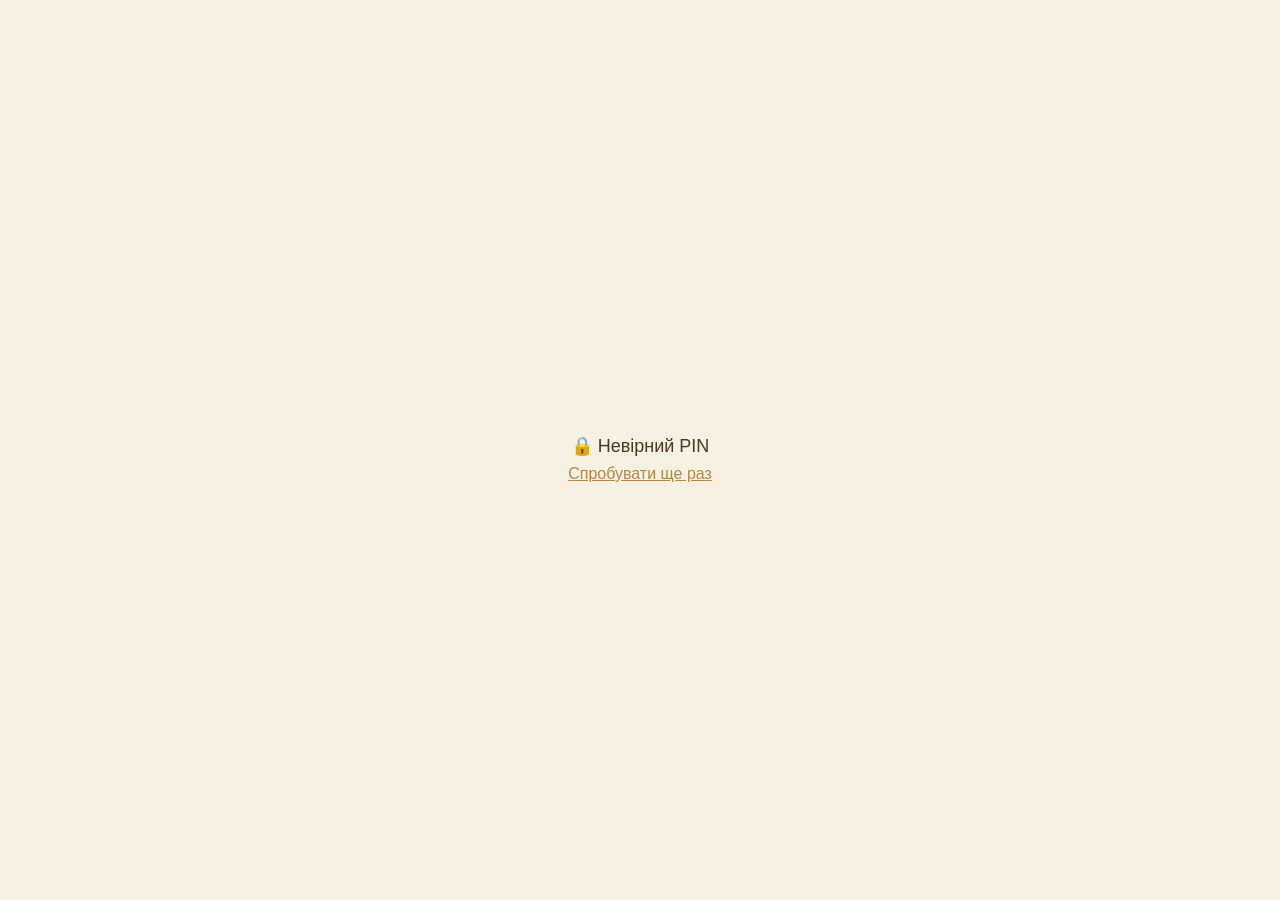
<file: balances.html>
<!doctype html>
<html lang="uk">
<head>
  <meta charset="utf-8" />
  <meta name="viewport" content="width=device-width,initial-scale=1" />
  <title>Мої баланси</title>
  <link rel="stylesheet" href="css/balances.css">
</head>
<body>
<div class="ms-root">
  <div class="ms-inner">
    <div class="ms-header">
      <h1>Мої баланси</h1>
      <a href="index.html" class="ms-back-link">← До MonoStat</a>
    </div>

    <div class="ms-panel">
      <p class="ms-hint">
        Усе, що тут вписуєш, лишається <b style="color:var(--text)">тільки в цьому браузері</b> —
        дані про баланси не надсилаються в Supabase чи Monobank. Для перерахунку в євро сторінка
        окремо завантажує публічні курси валют Monobank; банківські рахунки чи виписка не запитуються.
        Найпростіший і найбезпечніший спосіб тримати приватний підсумок «скільки всього є»,
        не спокушаючи нікого зайвим доступом до реальних рахунків.
      </p>
    </div>

    <div class="ms-panel">
      <h2>Джерела</h2>
      <div id="sourcesList"></div>
      <button class="ms-btn secondary" id="addSourceBtn" style="margin-top:10px">+ Додати джерело</button>
    </div>

    <div class="ms-panel ms-totals">
      <h2>Разом</h2>
      <div class="ms-total-row ms-total-main">
        <span>Загалом (у €)</span>
        <span class="ms-total-amt" id="totalEur">€ 0.00</span>
      </div>
      <div id="byCurrencyList" class="ms-by-currency"></div>
      <p class="ms-hint" id="exchangeRateStatus" style="margin-top:10px"></p>
    </div>

    <div class="ms-controls">
      <button id="save" type="button" class="ms-btn">Зберегти</button>
      <button id="reset" type="button" class="ms-btn secondary">Скинути все</button>
      <button id="copy" type="button" class="ms-btn secondary">Копіювати підсумок</button>
    </div>
    <p class="ms-hint" id="saveStatus" style="text-align:center;margin-top:8px"></p>
  </div>
</div>
<script src="js/balances.js"></script>
</body>
</html>
</file>
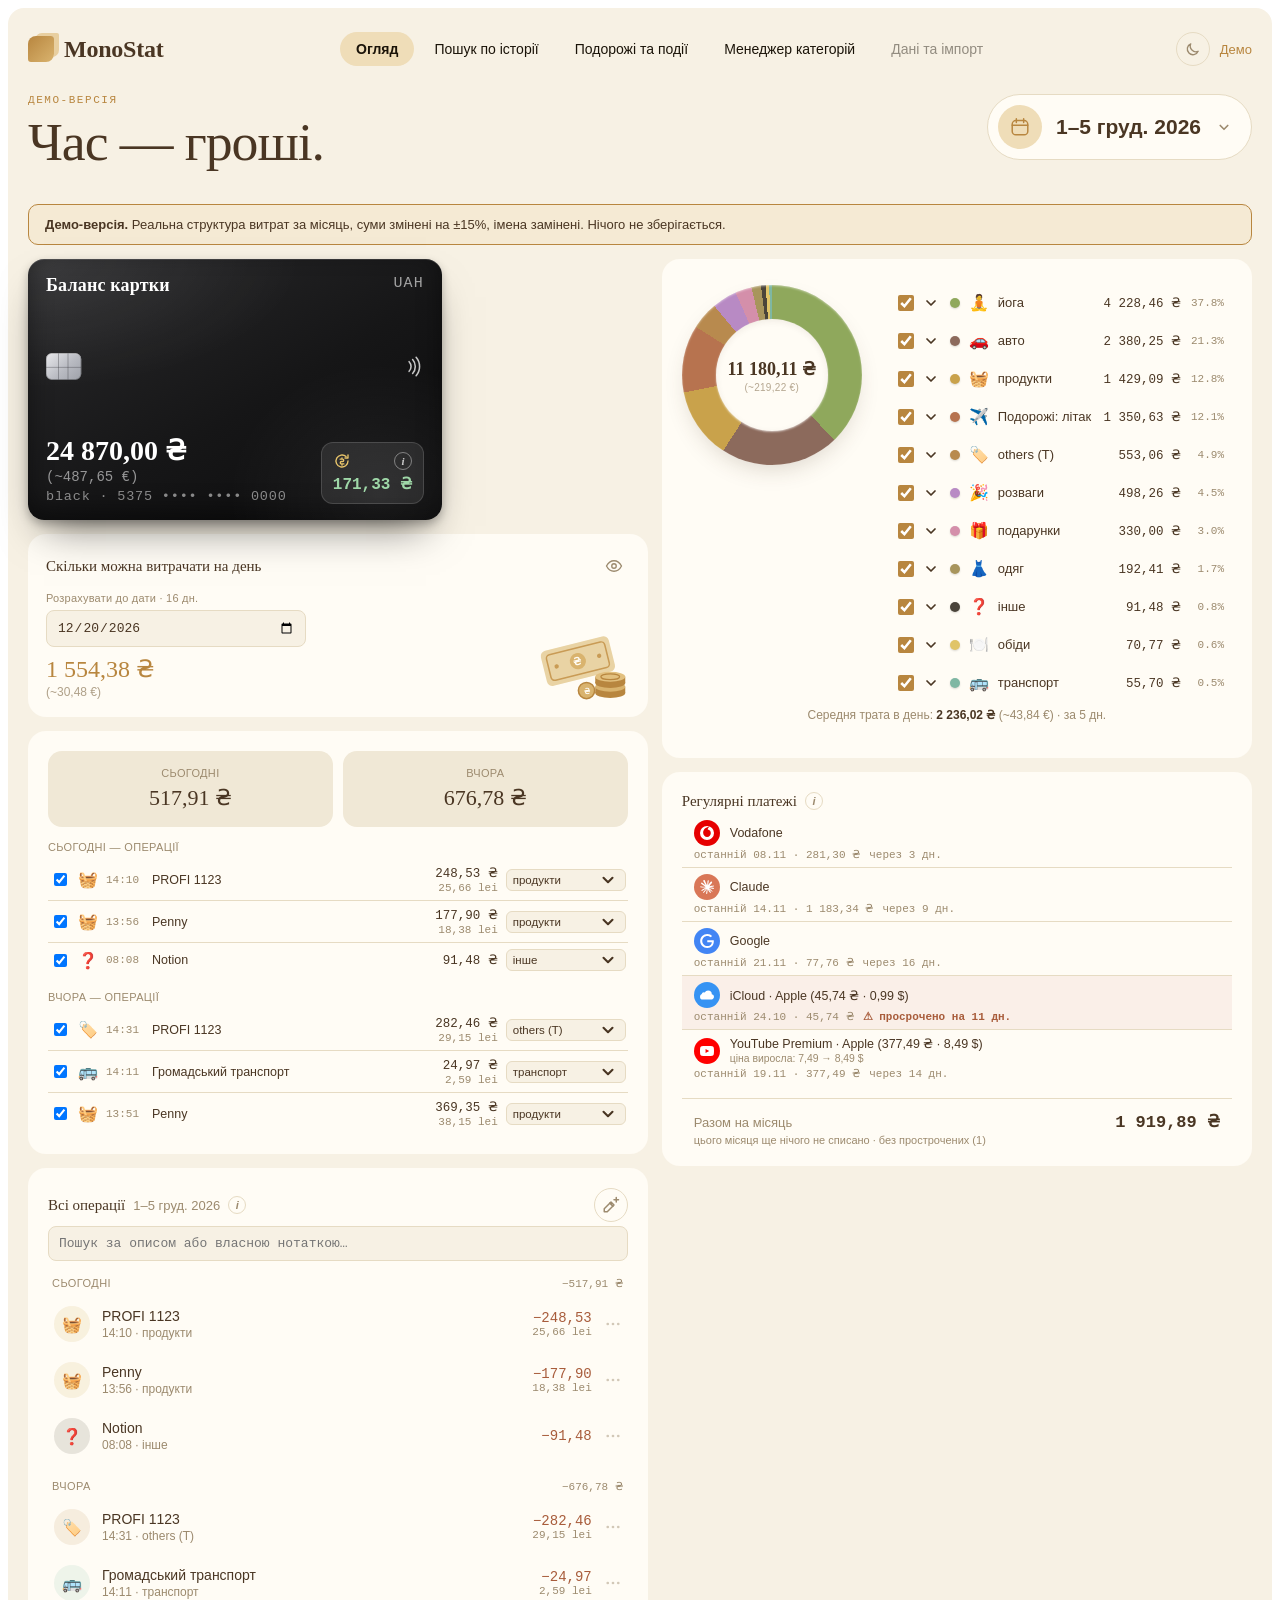
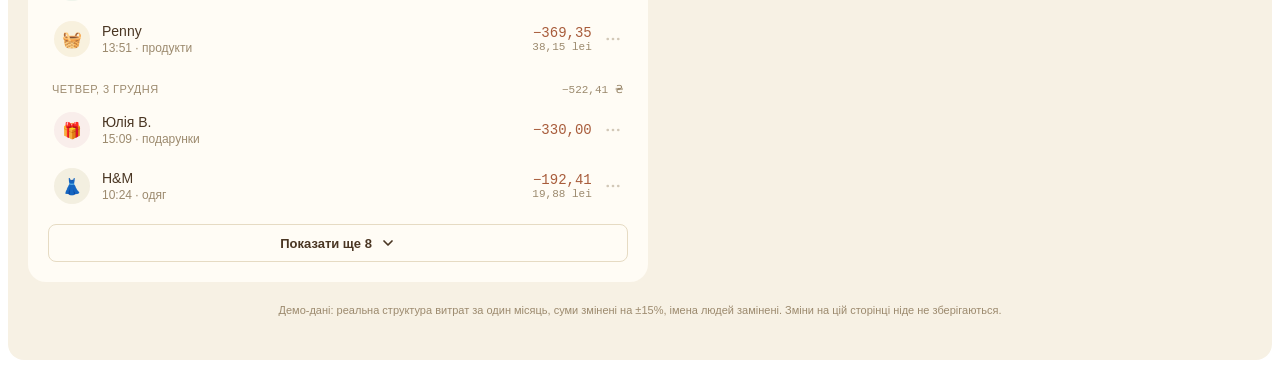
<file: demo.html>
<!DOCTYPE html>
<html lang="uk">
<head>
  <meta charset="UTF-8">
  <meta name="viewport" content="width=device-width, initial-scale=1.0">
  <title>MonoStat — демо</title>
  <link rel="icon" href="data:image/svg+xml,%3Csvg xmlns='http://www.w3.org/2000/svg' viewBox='0 0 100 100'%3E%3Ctext x='50' y='72' font-size='72' text-anchor='middle'%3E%F0%9F%92%B8%3C/text%3E%3C/svg%3E">
  <!-- тема: збережений вибір, інакше як на пристрої — ставиться до малювання сторінки, без блимання -->
  <script>try{var t=localStorage.getItem('monostat_theme');if(t!=='light'&&t!=='dark')t=window.matchMedia&&matchMedia('(prefers-color-scheme: dark)').matches?'dark':'light';document.documentElement.dataset.theme=t;}catch(e){}</script>
  <link rel="stylesheet" href="css/style.css?v=20261120c">
</head>
<body>
  <!--
    Демо-версія MonoStat: той самий js/app.js, але з window.MS_DEMO = true.
    У цьому режимі немає входу, Supabase і запитів до Monobank — дані беруться з
    js/demo-data.js (місяць реальних операцій зі зміненими сумами та іменами)
    і живуть лише в пам'яті сторінки.
  -->
  <div class="ms-root">
    <div class="ms-inner">
      <header class="ms-topbar">
        <a class="ms-logo" href="demo.html" aria-label="MonoStat — на головну"><span class="ms-logo-mark" aria-hidden="true"></span>MonoStat</a>
        <nav id="ms-nav-slot" class="ms-nav" aria-label="Розділи"></nav>
        <div class="ms-header-right"><button type="button" class="ms-theme-btn" id="themeBtn" title="Темна / світла тема" aria-label="Перемкнути темну тему" aria-pressed="false"><svg class="ic-moon" viewBox="0 0 24 24" width="17" height="17" fill="none" stroke="currentColor" stroke-width="1.9" stroke-linecap="round" stroke-linejoin="round" aria-hidden="true"><path d="M20 14.5A8 8 0 0 1 9.5 4a8 8 0 1 0 10.5 10.5z"/></svg><svg class="ic-sun" viewBox="0 0 24 24" width="17" height="17" fill="none" stroke="currentColor" stroke-width="1.9" stroke-linecap="round" aria-hidden="true"><circle cx="12" cy="12" r="4"/><path d="M12 2v2M12 20v2M4.9 4.9l1.4 1.4M17.7 17.7l1.4 1.4M2 12h2M20 12h2M4.9 19.1l1.4-1.4M17.7 6.3l1.4-1.4"/></svg></button><span class="ms-header-link">Демо</span></div>
      </header>
      <div class="ms-hero-head">
        <div class="ms-hero-text">
          <p class="ms-eyebrow">Демо-версія</p>
          <h1 class="ms-h1" id="ms-quote"></h1><!-- випадкова цитата про гроші, підставляє js/app.js -->
        </div>
        <div id="ms-hero-slot" class="ms-hero-side"></div><!-- вибір періоду, підставляє js/app.js -->
      </div>

      <div id="app"></div>

      <div class="ms-footer-note">Демо-дані: реальна структура витрат за один місяць, суми змінені на ±15%, імена людей замінені. Зміни на цій сторінці ніде не зберігаються.</div>
    </div>
  </div>

  <script>window.MS_DEMO = true;</script>
  <script src="js/data.js?v=20261120c"></script>
  <script src="js/demo-data.js?v=20261120c"></script>
  <script src="js/app.js?v=20261120c"></script>
</body>
</html>
</file>
<file: css/balances.css>
/* ==========================================================================
   Мої баланси — стилі, узгоджені з палітрою MonoStat (тепла, не корпоративна).
   ========================================================================== */
:root{
  --font-display:'Fraunces','Georgia',serif;
  --font-body:-apple-system,BlinkMacSystemFont,'Segoe UI',Inter,Roboto,sans-serif;
  --font-mono:'IBM Plex Mono','SF Mono',Consolas,monospace;
  --bg:#F7F1E4;
  --panel:#FFFCF5;
  --panel-hi:#F0E8D6;
  --line:#E6DBC3;
  --gold:#B8863F;
  --teal:#4E9C82;
  --rust:#A85C3B;
  --text:#4A3623;
  --muted:#9C8A6E;
  --danger:#B24B3A;
}
*{box-sizing:border-box;}
html,body{margin:0;min-height:100%;background:var(--bg);}
.ms-root{
  background:var(--bg);color:var(--text);font-family:var(--font-body);
  min-height:100vh;padding:24px 16px;
}
.ms-inner{max-width:640px;margin:0 auto;}
.ms-header{display:flex;align-items:baseline;justify-content:space-between;flex-wrap:wrap;gap:8px;margin-bottom:16px;}
.ms-header h1{font-family:var(--font-display);font-size:28px;margin:0;color:var(--text);}
.ms-back-link{color:var(--gold);text-decoration:none;font-size:13px;}
.ms-back-link:hover{text-decoration:underline;}

.ms-panel{
  background:var(--panel);border:1px solid var(--line);border-radius:14px;
  padding:18px;margin-bottom:14px;
}
.ms-panel h2{font-family:var(--font-display);font-size:17px;margin:0 0 10px;color:var(--text);}
.ms-hint{font-size:13px;color:var(--muted);line-height:1.5;margin:0;}

.ms-source-row{
  display:flex;gap:8px;align-items:center;padding:8px 0;border-bottom:1px solid var(--line);
}
.ms-source-row:last-child{border-bottom:none;}
.ms-source-row input[type="text"]{
  flex:1.3;min-width:0;padding:8px 10px;font-size:14px;border:1px solid var(--line);
  border-radius:8px;background:var(--panel-hi);color:var(--text);font-family:var(--font-body);
}
.ms-source-row input[type="number"]{
  flex:1;min-width:0;padding:8px 10px;font-size:14px;border:1px solid var(--line);
  border-radius:8px;background:var(--panel-hi);color:var(--text);font-family:var(--font-mono);
  text-align:right;
}
.ms-source-row select{
  padding:8px 6px;font-size:13px;border:1px solid var(--line);border-radius:8px;
  background:var(--panel-hi);color:var(--text);font-family:var(--font-body);color-scheme:light;
}
.ms-source-row option{background:var(--panel);color:var(--text);}
.ms-source-eur{font-family:var(--font-mono);font-size:12px;color:var(--muted);min-width:64px;text-align:right;}
.ms-del-source{
  background:none;border:none;cursor:pointer;font-size:15px;opacity:.4;padding:2px 4px;
  filter:grayscale(1);
}
.ms-del-source:hover{opacity:1;filter:none;}

.ms-total-row{display:flex;justify-content:space-between;align-items:center;padding:6px 0;}
.ms-total-main{border-bottom:1px solid var(--line);padding-bottom:12px;margin-bottom:8px;}
.ms-total-main span:first-child{font-family:var(--font-display);font-size:16px;}
.ms-total-amt{font-family:var(--font-mono);font-size:26px;font-weight:600;color:var(--gold);}
.ms-by-currency .ms-total-row{font-size:13px;color:var(--muted);}
.ms-by-currency .ms-total-row span:last-child{font-family:var(--font-mono);color:var(--text);}

.ms-controls{display:flex;gap:10px;justify-content:flex-end;flex-wrap:wrap;}
.ms-btn{
  padding:10px 16px;font-size:13px;font-weight:600;border:none;border-radius:10px;
  cursor:pointer;background:var(--gold);color:#fff;font-family:var(--font-body);
}
.ms-btn:disabled{opacity:.5;cursor:default;}
.ms-btn.secondary{background:transparent;border:1px solid var(--line);color:var(--text);}
.ms-btn:hover:not(:disabled){filter:brightness(1.05);}
</file>
<file: css/style.css>
/* MonoStat styles */

  :root{
    --font-display:'Fraunces','Georgia',serif;
    --font-body:-apple-system,BlinkMacSystemFont,'Segoe UI',Inter,Roboto,sans-serif;
    --font-mono:'IBM Plex Mono','SF Mono',Consolas,monospace;
    --bg:#F7F1E4;
    --panel:#FFFCF5;
    --panel-hi:#F0E8D6;
    --line:#E6DBC3;
    --gold:#B8863F;
    --teal:#4E9C82;
    --rust:#A85C3B;
    --text:#4A3623;
    --muted:#9C8A6E;
    --danger:#B24B3A;
    --accent-soft:#EFDDB8;   /* active tab, chosen item */
    --highlight:#FBF3E1;     /* highlighted card */
    --banner:#F5EAD4;        /* demo banner, chosen card */
    --danger-soft:#FBEDE7; --danger-line:#E7C4B4;
    --on-gold:#FFFCF5;       /* text on gold buttons */
    --gold-hover:#A3742F;
    --tab-text:#1a1308;
    --shadow:74,54,35;       /* rgb of soft shadows */
    --page:#fff;             /* around the app */
    color-scheme:light;
  }
  /* dark theme (toggle in the header; without a choice it follows the device) */
  :root[data-theme="dark"]{
    --bg:#1D1812;
    --panel:#2A231B;
    --panel-hi:#352C22;
    --line:#463A2D;
    --gold:#D6A75E;
    --teal:#6FC2A6;
    --rust:#E3906A;
    --text:#EEE4D3;
    --muted:#A5957B;
    --danger:#E57B66;
    --accent-soft:#54422A;
    --highlight:#3A3022;
    --banner:#3A3022;
    --danger-soft:#3A2119; --danger-line:#6B3A2C;
    --on-gold:#1B140B;
    --gold-hover:#E5B872;
    --tab-text:#EEE4D3;
    --shadow:0,0,0;
    --page:#15110C;
    color-scheme:dark;
  }
  html,body{background:var(--page);}
  *{box-sizing:border-box;}
  .ms-root{
    background:var(--bg);
    color:var(--text);
    font-family:var(--font-body);
    border-radius:16px;
    padding:24px 0 40px;
    min-height:100%;
    display:flex;
    justify-content:center;
  }
  .ms-inner{width:100%;max-width:1600px;padding:0 20px;}

  .ms-tabbar{display:flex;gap:6px;overflow-x:auto;margin:0 0 16px;padding-bottom:0;border-bottom:none;scrollbar-width:thin;}
  .ms-tab{flex:0 0 auto;display:inline-flex;align-items:center;gap:7px;background:var(--panel-hi);border:1px solid var(--line);border-radius:8px;color:var(--tab-text)!important;opacity:1!important;font:inherit;font-size:14px;padding:9px 15px;cursor:pointer;white-space:nowrap;transition:background .15s,border-color .15s;}
  .ms-tab:hover{background:var(--accent-soft);color:var(--tab-text)!important;border-color:var(--line);}
  .ms-tab.active{background:var(--gold, #c9a55c);border-color:var(--gold, #c9a55c);color:var(--tab-text)!important;font-weight:600;opacity:1;}
  .ms-tab-ic{opacity:1;}
  .ms-rec-name{display:flex;align-items:center;gap:10px;}
  .ms-rec-meta{font-family:var(--font-mono);font-size:12px;color:var(--muted);white-space:nowrap;}
  .ms-brand-ic{flex:0 0 26px;width:26px;height:26px;border-radius:50%;display:inline-flex;align-items:center;justify-content:center;}
  .ms-brand-emoji{background:var(--panel-hi);font-size:14px;line-height:1;}
  .ms-brand-ic svg{width:14px;height:14px;fill:#fff;}
  .ms-demo-banner{display:flex;align-items:center;justify-content:space-between;gap:14px;flex-wrap:wrap;background:var(--banner);border:1px solid var(--gold);border-radius:10px;padding:12px 16px;margin-bottom:14px;font-size:13px;}
  .ms-demo-banner .ms-btn{text-decoration:none;white-space:nowrap;}
  @media (max-width:680px){.ms-tab{padding:9px 11px;font-size:13px;}.ms-tab-ic{display:none;}}
  .ms-eyebrow{
    font-family:var(--font-mono);
    font-size:11px;
    letter-spacing:.14em;
    text-transform:uppercase;
    color:var(--gold);
    margin:0 0 6px;
  }
  .ms-h1{
    font-family:var(--font-display);
    font-weight:500;
    font-size:24px;
    margin:0 0 4px;
    letter-spacing:-.01em;
  }

  .ms-panel{
    background:var(--panel);
    border:0;
    border-radius:18px;
    padding:20px;
    margin-bottom:14px;
  }
  .ms-panel h2{
    font-family:var(--font-display);
    font-weight:500;
    font-size:15px;
    margin:0 0 4px;
  }
  .ms-panel .ms-hint{
    color:var(--muted);
    font-size:12px;
    margin:0 0 14px;
    line-height:1.5;
  }
  .ms-row{display:flex;gap:10px;flex-wrap:wrap;align-items:flex-end;}
  .ms-field{display:flex;flex-direction:column;gap:6px;flex:1;min-width:130px;}
  .ms-field label{font-size:11px;color:var(--muted);letter-spacing:.02em;}
  .ms-field input, .ms-field select{
    background:var(--bg);
    border:1px solid var(--line);
    color:var(--text);
    border-radius:8px;
    padding:9px 10px;
    font-size:13px;
    font-family:var(--font-mono);
    outline:none;
  }
  .ms-field input:focus, .ms-field select:focus{border-color:var(--gold);}
  .ms-btn{
    background:var(--gold);
    color:var(--on-gold);
    border:none;
    border-radius:8px;
    padding:10px 18px;
    font-size:13px;
    font-weight:600;
    cursor:pointer;
    font-family:var(--font-body);
    white-space:nowrap;
  }
  .ms-btn:hover{filter:brightness(1.06);}
  .ms-btn:disabled{opacity:.5;cursor:default;}
  .ms-btn.secondary{
    background:transparent;
    border:1px solid var(--line);
    color:var(--text);
  }
  .ms-checkline{
    display:flex;align-items:flex-start;gap:8px;
    font-size:12px;color:var(--muted);margin-top:12px;line-height:1.5;
  }
  .ms-checkline input{margin-top:2px;}

  .ms-error{
    background:var(--danger-soft);
    border:1px solid var(--danger-line);
    color:var(--rust);
    border-radius:8px;
    padding:12px 14px;
    font-size:13px;
    margin-top:14px;
    line-height:1.6;
  }
  .ms-accounts{display:flex;flex-direction:column;gap:8px;margin-top:6px;}
  .ms-account{
    display:flex;justify-content:space-between;align-items:center;
    border:1px solid var(--line);border-radius:8px;padding:10px 12px;
    cursor:pointer;font-size:13px;
  }
  .ms-account.selected{border-color:var(--gold);background:var(--banner);}
  .ms-account .pan{font-family:var(--font-mono);color:var(--muted);}

  .ms-hero{
    display:flex;flex-direction:column;align-items:center;gap:18px;
    margin:6px 0 4px;
  }
  .ms-donut-wrap{position:relative;width:180px;height:180px;flex-shrink:0;}
  .ms-donut{
    width:180px;height:180px;border-radius:50%;
    box-shadow: 0 10px 24px -8px rgba(var(--shadow),0.22), inset 0 1px 2px rgba(255,255,255,0.4);
  }
  .ms-donut-center{
    position:absolute;inset:0;display:flex;flex-direction:column;
    align-items:center;justify-content:center;text-align:center;
    margin:auto;width:112px;height:112px;border-radius:50%;
    background:var(--panel);
    box-shadow: inset 0 2px 6px rgba(var(--shadow),0.08), 0 1px 2px rgba(255,255,255,0.6);
  }
  .ms-donut-center .amt{font-family:var(--font-display);font-size:18px;font-weight:600;white-space:nowrap;}
  .ms-donut-center .lbl{font-size:10px;color:var(--muted);margin-top:2px;letter-spacing:.03em;}
  .ms-legend{display:flex;flex-direction:column;gap:3px;width:100%;}
  .ms-legend-row{display:flex;align-items:center;gap:9px;font-size:13px;padding:8px 8px;border-radius:9px;transition:background .12s;}
  .ms-legend-icon{font-size:16px;width:20px;text-align:center;flex-shrink:0;}
  .ms-dot{width:10px;height:10px;border-radius:50%;flex-shrink:0;box-shadow:0 1px 2px rgba(0,0,0,0.15);}
  .ms-legend-cat{flex:1;}
  .ms-legend-cat select{
    background:transparent;border:none;color:var(--text);font-size:13px;
    font-family:var(--font-body);cursor:pointer;padding:0;
  }
  .ms-legend-row-clickable{cursor:pointer;}
  .ms-legend-row-clickable:hover{background:var(--panel-hi);}
  .ms-legend-chevron{width:18px;color:var(--text);flex-shrink:0;display:inline-flex;}
  .ms-legend-detail{background:var(--bg);border-radius:8px;padding:4px 10px;margin:2px 0 8px;}

  .ms-legend-detail-row{display:flex;align-items:center;gap:8px;font-size:12px;padding:5px 0;border-bottom:1px solid var(--line);}
  .ms-legend-detail-row:last-child{border-bottom:none;}
  .ms-legend-amt{font-family:var(--font-mono);color:var(--text);font-size:12.5px;font-weight:500;}
  .ms-legend-pct{font-family:var(--font-mono);color:var(--muted);font-size:11px;min-width:34px;text-align:right;}

  .ms-table-wrap{overflow-x:auto;}
  table.ms-tx{width:100%;border-collapse:collapse;font-size:12px;}

  table.ms-tx th{
    text-align:left;color:var(--muted);font-weight:500;
    font-size:10.5px;text-transform:uppercase;letter-spacing:.05em;
    padding:6px 6px;border-bottom:1px solid var(--line);
  }
  table.ms-tx td{padding:7px 6px;border-bottom:1px solid var(--line);vertical-align:middle;}
  table.ms-tx tr:hover td{background:var(--panel-hi);}
  .ms-amt-neg{color:var(--rust);font-family:var(--font-mono);}
  .ms-amt-pos{color:var(--teal);font-family:var(--font-mono);}
  .ms-cat-select{
    background:var(--bg);border:1px solid var(--line);color:var(--text);
    border-radius:6px;padding:4px 6px;font-size:11.5px;font-family:var(--font-body);
    max-width:120px;
  }
  .ms-manual-form{display:flex;gap:8px;flex-wrap:wrap;margin-top:10px;}
  .ms-tag{
    display:inline-block;font-size:10px;font-family:var(--font-mono);
    color:var(--muted);border:1px solid var(--line);border-radius:5px;padding:1px 6px;
    margin-left:6px;
  }

  .ms-today-row{display:flex;gap:10px;}
  .ms-today-card{
    flex:1;background:var(--panel);border:1px solid var(--line);border-radius:14px;
    padding:16px;text-align:center;box-shadow:0 1px 2px rgba(var(--shadow),.04);
  }
  .ms-today-card.highlight{border-color:var(--gold);background:var(--highlight);}
  .ms-today-lbl{font-size:11px;color:var(--muted);letter-spacing:.03em;text-transform:uppercase;margin-bottom:6px;}
  .ms-today-amt{font-family:var(--font-display);font-size:22px;color:var(--text);}
  .ms-today-empty{font-family:var(--font-body);font-size:12px;color:var(--muted);}
  .ms-today-breakdown{margin-top:14px;}
  .ms-today-breakdown-lbl{font-size:11px;color:var(--muted);text-transform:uppercase;letter-spacing:.03em;margin-bottom:6px;}
  .ms-today-cat-row{display:flex;align-items:center;gap:8px;font-size:12.5px;padding:6px 2px;border-bottom:1px solid var(--line);flex-wrap:wrap;}
  .ms-today-cat-row:last-child{border-bottom:none;}
  .ms-today-cat-name{flex:1;min-width:90px;}
  .ms-today-cat-amt{font-family:var(--font-mono);color:var(--text);white-space:nowrap;display:flex;flex-direction:column;align-items:flex-end;gap:1px;}
  .ms-today-cat-amt-foreign{font-size:11px;color:var(--muted);}

  .ms-note-btn{
    background:none;border:none;cursor:pointer;font-size:11px;opacity:.35;
    padding:0;line-height:1;filter:grayscale(1);
  }
  .ms-note-btn:hover{opacity:.8;}
  .ms-note-btn.has-note{opacity:1;filter:none;}
  .ms-icon-btn{
    background:none;border:none;cursor:pointer;font-size:14px;opacity:.5;
    padding:2px 4px;line-height:1;filter:grayscale(1);
  }
  .ms-icon-btn:hover{opacity:1;filter:none;}
  .ms-note-preview{font-size:11px;color:var(--muted);font-style:italic;margin-top:2px;}
  .ms-footer-note{color:var(--muted);font-size:11px;margin-top:20px;line-height:1.6;text-align:center;}

  .ms-header-right{display:flex;align-items:center;gap:10px;flex-shrink:0;}
  .ms-avatar{
    width:34px;height:34px;border-radius:50%;background:var(--panel-hi);
    display:flex;align-items:center;justify-content:center;font-size:15px;
    color:var(--gold);border:1px solid var(--line);flex-shrink:0;overflow:hidden;
  }
  .ms-avatar img{width:100%;height:100%;object-fit:cover;}

  /* Balance card — matte black bank-card look (chip, contactless, currency in the corner) */
  .ms-balance-card{
    position:relative;overflow:hidden;width:100%;max-width:440px;aspect-ratio:1.586/1;min-height:200px;
    border-radius:20px;padding:20px 22px;box-sizing:border-box;
    display:flex;flex-direction:column;justify-content:space-between;
    color:#F2F2F2;
    background:
      radial-gradient(120% 90% at 0% 0%, rgba(255,255,255,0.09), transparent 55%),
      linear-gradient(150deg, #2A2A2C 0%, #161617 55%, #0C0C0D 100%);
    box-shadow:0 22px 40px -16px rgba(0,0,0,0.55), 0 4px 10px rgba(0,0,0,0.25),
      inset 0 1px 0 rgba(255,255,255,0.12), inset 0 -10px 24px rgba(0,0,0,0.45);
  }
  .ms-balance-card::after{
    content:'';position:absolute;right:-25%;bottom:-45%;width:80%;height:110%;
    background:radial-gradient(ellipse, rgba(255,255,255,0.06), transparent 65%);pointer-events:none;
  }
  .ms-bc-top,.ms-bc-mid,.ms-bc-bottom{position:relative;z-index:1;}
  .ms-bc-top{display:flex;justify-content:space-between;align-items:flex-start;}
  .ms-bc-title{font-size:15px;font-weight:600;letter-spacing:.01em;margin:0;color:#fff;font-family:var(--font-display);}
  .ms-bc-cur{font-size:13px;letter-spacing:.08em;color:rgba(255,255,255,0.6);font-family:var(--font-mono);}
  .ms-bc-mid{display:flex;justify-content:space-between;align-items:center;}
  .ms-bc-chip{
    width:44px;height:33px;border-radius:7px;position:relative;
    background:linear-gradient(135deg,#E9E9EC,#B9BBC2 55%,#9EA1A9);
    box-shadow:inset 0 0 0 1px rgba(0,0,0,0.25), inset 0 1px 1px rgba(255,255,255,0.6);
  }
  .ms-bc-chip::before,.ms-bc-chip::after{content:'';position:absolute;background:rgba(60,60,66,0.45);}
  .ms-bc-chip::before{left:0;right:0;top:50%;height:1px;}
  .ms-bc-chip::after{top:0;bottom:0;left:35%;width:1px;box-shadow:12px 0 0 rgba(60,60,66,0.45);}
  .ms-bc-nfc{width:26px;height:26px;color:rgba(255,255,255,0.75);}
  .ms-bc-bottom{display:flex;justify-content:space-between;align-items:flex-end;gap:12px;}
  .ms-bc-bottom-main{min-width:0;}
  .ms-bc-cashback{display:flex;flex-direction:column;align-items:flex-start;gap:4px;min-width:96px;margin-left:auto;padding:9px 11px;border-radius:14px;background:rgba(255,255,255,0.09);border:1px solid rgba(255,255,255,0.14);font-family:var(--font-mono);white-space:nowrap;}
  .ms-bc-cashback svg{width:18px;height:18px;color:#e8c46a;flex-shrink:0;}
  .ms-bc-cashback .ms-bc-cb-net{font-size:15px;font-weight:600;color:#9fd8a8;}
  .ms-bc-cb-info{position:relative;width:18px;height:18px;border-radius:50%;border:1px solid rgba(255,255,255,0.4);color:rgba(255,255,255,0.75);
    font:italic 600 11px/16px Georgia,serif;text-align:center;cursor:help;flex-shrink:0;}
  .ms-bc-cb-info:hover,.ms-bc-cb-info:focus-visible{border-color:#e8c46a;color:#e8c46a;outline:none;}
  .ms-bc-cb-info::after{content:attr(data-tip);position:absolute;right:-6px;bottom:calc(100% + 10px);width:max-content;max-width:220px;white-space:normal;
    padding:8px 10px;border-radius:10px;background:var(--panel);color:var(--text);font:400 12px/1.4 var(--font-body);text-align:left;
    box-shadow:0 8px 24px rgba(0,0,0,.25);opacity:0;pointer-events:none;transform:translateY(4px);transition:opacity .15s,transform .15s;z-index:5;}
  .ms-bc-cb-info:hover::after,.ms-bc-cb-info:focus-visible::after{opacity:1;transform:none;}
  .ms-bc-amount{font-family:var(--font-display);font-size:32px;font-weight:600;color:#fff;margin:0 0 2px;line-height:1.1;}
  .ms-bc-eur{font-family:var(--font-mono);font-size:13px;color:rgba(255,255,255,0.55);margin:0;}
  .ms-bc-sub{font-size:12px;color:rgba(255,255,255,0.5);margin:6px 0 0;font-family:var(--font-mono);letter-spacing:.06em;}

  .ms-trips-panel{border-color:var(--gold);border-width:1.5px;}
  .ms-trip-card{border:1px solid var(--line);border-radius:12px;margin-bottom:10px;overflow:hidden;}
  .ms-trip-head{
    display:flex;align-items:center;gap:10px;padding:12px 14px;cursor:pointer;
    background:var(--bg);flex-wrap:wrap;
  }
  .ms-trip-head:hover{background:var(--panel-hi);}
  .ms-trip-chevron{color:var(--text);width:18px;display:inline-flex;flex-shrink:0;}
  .ms-trip-name{font-weight:600;font-size:14px;flex:1;min-width:120px;}
  .ms-trip-meta{color:var(--muted);font-size:11.5px;}
  .ms-trip-sum{font-family:var(--font-mono);color:var(--gold);font-weight:600;font-size:14px;}
  .ms-trip-pick{padding:0 14px 14px;}
  .ms-trip-summary-layout{display:grid;grid-template-columns:minmax(0,3fr) minmax(180px,1fr);gap:18px;align-items:stretch;margin:12px 0 20px;}
  .ms-trip-visual-grid{display:grid;grid-template-columns:repeat(3,minmax(0,1fr));gap:10px;min-width:0;}
  .ms-trip-category-card{
    display:flex;flex-direction:column;align-items:flex-start;gap:5px;min-width:0;
    padding:13px;border:1px solid var(--line);border-top:3px solid var(--trip-category-color);
    border-radius:12px;background:linear-gradient(145deg,var(--panel),var(--bg));
  }
  .ms-trip-category-clickable{cursor:pointer;transition:transform .12s,box-shadow .12s;}
  .ms-trip-category-clickable:hover,.ms-trip-category-clickable:focus-visible{transform:translateY(-2px);box-shadow:0 5px 14px rgba(var(--shadow),.1);outline:none;}
  .ms-trip-category-clickable.is-expanded{grid-column:span 2;}
  .ms-trip-category-icon{font-size:32px;line-height:1.1;filter:drop-shadow(0 2px 2px rgba(var(--shadow),.12));}
  .ms-trip-category-name{font-size:12px;color:var(--muted);overflow-wrap:anywhere;}
  .ms-trip-category-amount{font-family:var(--font-mono);font-size:17px;color:var(--text);}
  .ms-trip-category-track{display:block;height:5px;width:100%;margin-top:4px;border-radius:99px;background:var(--trip-category-color);}
  .ms-trip-category-hint{font-size:11px;color:var(--gold);display:inline-flex;align-items:center;gap:2px;}
  .ms-trip-category-hint .ms-chev{width:13px;height:13px;}
  .ms-trip-category-transactions{width:100%;margin-top:8px;padding-top:6px;border-top:1px solid var(--line);}
  .ms-trip-category-transaction{display:grid;grid-template-columns:minmax(0,1fr) auto;gap:4px 8px;padding:6px 0;border-bottom:1px solid var(--line);font-size:10px;line-height:1.4;}
  .ms-trip-category-transaction.is-refund{grid-template-columns:minmax(0,1fr) auto auto;align-items:center;}
  .ms-trip-category-transaction.is-refund .ms-icon-btn{min-width:28px;min-height:28px;color:var(--muted);}
  .ms-trip-category-transaction:last-child{border-bottom:0;}
  .ms-trip-category-transaction>span{min-width:0;overflow-wrap:anywhere;color:var(--text);}
  .ms-trip-category-transaction>strong{font-family:var(--font-mono);font-size:10px;white-space:nowrap;color:var(--rust);}
  .ms-trip-category-transaction>small{grid-column:1/-1;color:var(--muted);white-space:pre-wrap;overflow-wrap:anywhere;}
  .ms-trip-category-transaction.is-refund>span,.ms-trip-category-transaction.is-refund>strong{color:var(--teal);}
  .ms-trip-category-note{font-size:10px;line-height:1.4;color:var(--muted);white-space:pre-wrap;overflow-wrap:anywhere;}
  .ms-trip-category-note-button{border:0;padding:2px 0;background:none;color:var(--gold);font:inherit;font-size:10px;cursor:pointer;text-align:left;}
  .ms-trip-category-note-button:hover{text-decoration:underline;}
  .ms-trip-total-card{display:flex;flex-direction:column;justify-content:center;align-items:center;gap:8px;min-width:0;padding:12px;border:0;border-radius:0;background:transparent;text-align:center;}
  .ms-trip-cover-image{display:block;width:100%;max-height:180px;aspect-ratio:4/3;object-fit:cover;border-radius:10px;margin-bottom:4px;}
  .ms-trip-total-label{font-size:12px;color:var(--muted);}
  .ms-trip-total-amount{font-family:var(--font-mono);font-size:clamp(20px,2.2vw,30px);line-height:1.15;color:var(--gold);overflow-wrap:anywhere;}
  .ms-trip-total-eur{font-size:11px;line-height:1.4;color:var(--muted);}

  @media(max-width:900px){.ms-trip-summary-layout{grid-template-columns:minmax(0,2fr) minmax(150px,1fr);gap:12px;}}
  @media(max-width:680px){.ms-trip-summary-layout{grid-template-columns:1fr;}.ms-trip-total-card{min-height:110px;}}
  @media(max-width:520px){.ms-trip-visual-grid{grid-template-columns:repeat(2,minmax(0,1fr));}.ms-trip-category-clickable.is-expanded{grid-column:span 2;}}
  @media(max-width:420px){.ms-trip-visual-grid{grid-template-columns:1fr;}.ms-trip-category-clickable.is-expanded{grid-column:span 1;}}
  .ms-spin{
    display:inline-block;width:13px;height:13px;border-radius:50%;
    border:2px solid rgba(var(--shadow),.2);border-top-color:var(--panel);
    animation:msspin .7s linear infinite;vertical-align:middle;margin-right:6px;
  }
  @keyframes msspin{to{transform:rotate(360deg);}}

  /* fixes native <select><option> popups ignoring theme colors */
  select option{background:var(--panel);color:var(--text);}

  /* ---------- Minimal look (results view) ---------- */
  /* (3) every block: own background and rounded corners, no frame */
  .ms-results .ms-panel{background:var(--panel);border:0;box-shadow:none;border-radius:18px;padding:20px;}
  .ms-results .ms-today-card,.ms-results .ms-today-card.highlight{background:var(--panel-hi);border:0;box-shadow:none;}
  .ms-results .ms-panel h2{display:flex;align-items:center;gap:8px;}

  /* (2) explanatory text behind an ⓘ */
  .ms-info{flex:0 0 auto;width:18px;height:18px;border-radius:50%;border:1px solid var(--line);background:transparent;
    color:var(--muted);font:600 11px/16px var(--font-body);font-style:italic;padding:0;cursor:pointer;}
  .ms-info:hover{border-color:var(--gold);color:var(--gold);}
  .ms-hint.ms-hint-collapsed{display:none;}

  /* (6) operations as a list, grouped by day; controls open on click */
  .ms-txlist{display:flex;flex-direction:column;}
  .ms-txday{display:flex;justify-content:space-between;font-size:11px;letter-spacing:.04em;text-transform:uppercase;
    color:var(--muted);padding:16px 4px 6px;}
  .ms-txday:first-child{padding-top:4px;}
  .ms-txday::first-letter{text-transform:uppercase;}
  .ms-txday-sum{font-family:var(--font-mono);letter-spacing:0;}
  .ms-txitem{border-radius:12px;}
  .ms-txitem.is-muted .ms-txrow{opacity:.45;}
  .ms-txitem.is-open{background:var(--panel-hi);}
  .ms-txrow{display:flex;align-items:center;gap:12px;padding:10px 6px;cursor:pointer;border-radius:12px;}
  .ms-txrow:hover{background:var(--panel-hi);}
  .ms-txrow:focus-visible{outline:2px solid var(--gold);outline-offset:-2px;}
  .ms-txicon{flex:0 0 36px;width:36px;height:36px;border-radius:50%;display:flex;align-items:center;justify-content:center;font-size:16px;}
  /* the "⋯" shows the row opens (category, trip, note…) — faint, clearer on hover/when open */
  .ms-txmore{flex:0 0 auto;display:inline-flex;color:var(--muted);opacity:.45;transition:opacity .15s,color .15s;}
  .ms-txrow:hover .ms-txmore,.ms-txitem.is-open .ms-txmore,.ms-txrow:focus-visible .ms-txmore{opacity:1;color:var(--gold);}
  .ms-txmain{flex:1;min-width:0;display:flex;flex-direction:column;gap:2px;}
  .ms-txdesc{font-size:14px;color:var(--text);white-space:nowrap;overflow:hidden;text-overflow:ellipsis;}
  .ms-txsub,.ms-txnote{font-size:12px;color:var(--muted);white-space:nowrap;overflow:hidden;text-overflow:ellipsis;}
  .ms-txnote{font-style:italic;}
  .ms-txamt{display:flex;flex-direction:column;align-items:flex-end;font-family:var(--font-mono);font-size:14px;white-space:nowrap;}
  .ms-txamt small{font-size:11px;color:var(--muted);}
  .ms-txedit{display:none;flex-wrap:wrap;align-items:flex-end;gap:10px;padding:2px 10px 12px 54px;}
  .ms-txitem.is-open .ms-txedit{display:flex;}
  .ms-txfield{display:flex;flex-direction:column;gap:4px;font-size:11px;color:var(--muted);min-width:150px;}
  .ms-txfield .ms-cat-select{max-width:none;}
  .ms-txcheck{display:flex;align-items:center;gap:6px;font-size:13px;color:var(--text);padding-bottom:6px;cursor:pointer;}
  .ms-txnote-btn{padding:6px 12px;font-size:12px;}
  @media (max-width:680px){ .ms-txedit{padding-left:10px;} .ms-txfield{min-width:0;flex:1 1 140px;} }

  /* Every dropdown: a clearly visible chevron instead of the tiny native arrow */
  .ms-root select:not([multiple]){
    -webkit-appearance:none;appearance:none;cursor:pointer;
    background-image:url("data:image/svg+xml,%3Csvg xmlns='http://www.w3.org/2000/svg' viewBox='0 0 24 24' fill='none' stroke='%234A3623' stroke-width='2.8' stroke-linecap='round' stroke-linejoin='round'%3E%3Cpath d='M6 9l6 6 6-6'/%3E%3C/svg%3E");
    background-repeat:no-repeat;background-position:right 8px center;background-size:18px 18px;
    padding-right:32px !important;
  }
  .ms-root select:not([multiple]):hover{border-color:var(--gold);}
  /* chevron of unfolding rows/buttons (chev() in app.js) */
  .ms-chev{flex-shrink:0;vertical-align:-3px;transition:transform .15s;}
  .ms-chev.is-open{transform:rotate(180deg);}
  .ms-btn .ms-chev, .ms-link-btn .ms-chev{margin-left:4px;}
  .ms-link-btn{display:inline-flex;align-items:center;}
  .ms-tab:disabled{opacity:.45 !important;cursor:not-allowed;}
  .ms-tab:disabled:hover{background:var(--panel-hi);border-color:var(--line);}

  /* ---------- Layout: header · slogan · overview grid ---------- */
  .ms-topbar{display:grid;grid-template-columns:auto minmax(0,1fr) auto;grid-template-areas:"logo nav right";
    align-items:center;gap:16px;margin-bottom:28px;}
  .ms-logo{grid-area:logo;display:inline-flex;align-items:center;gap:10px;text-decoration:none;color:var(--text);
    font-family:var(--font-display);font-size:24px;font-weight:600;letter-spacing:-.01em;}
  .ms-logo-mark{width:26px;height:26px;border-radius:8px 3px 8px 3px;background:linear-gradient(135deg,var(--gold),#D9B36E);
    box-shadow:6px -4px 0 -1px #E8CFA0;}
  .ms-nav{grid-area:nav;min-width:0;display:flex;justify-content:center;}
  .ms-nav .ms-tabbar{margin:0;gap:4px;max-width:100%;scrollbar-width:none;}
  .ms-nav .ms-tabbar::-webkit-scrollbar{display:none;}
  .ms-nav .ms-tab{background:transparent;border:0;border-radius:999px;padding:9px 16px;font-size:14px;}
  .ms-nav .ms-tab:hover{background:var(--panel-hi);}
  .ms-nav .ms-tab.active{background:var(--accent-soft);font-weight:600;}
  .ms-nav .ms-tab-ic{display:none;}
  .ms-topbar > .ms-header-right{grid-area:right;justify-self:end;}
  .ms-header-link{font-size:13px;color:var(--gold);text-decoration:none;white-space:nowrap;}
  .ms-header-link:hover{text-decoration:underline;}
  /* "Баланси" — a real button in the header */
  .ms-header-btn{display:inline-flex;align-items:center;gap:7px;padding:9px 16px;border-radius:999px;background:var(--gold);color:var(--on-gold);
    font-size:14px;font-weight:600;text-decoration:none;white-space:nowrap;transition:background .15s;}
  .ms-header-btn:hover{background:var(--gold-hover);}
  .ms-header-btn:focus-visible{outline:2px solid var(--text);outline-offset:2px;}

  .ms-hero-head{margin:0 0 32px;display:flex;align-items:flex-start;justify-content:space-between;gap:16px 32px;}
  .ms-hero-text{min-width:0;}
  .ms-hero-side{flex:0 0 auto;display:flex;flex-direction:column;align-items:flex-end;}
  .ms-hero-side:empty{display:none;}
  .ms-hero-side .ms-rangebar{margin:0;display:flex;flex-direction:column;align-items:flex-end;gap:2px;}
  .ms-hero-side .ms-refresh-note{justify-content:flex-end;}
  .ms-hero-head .ms-h1{font-size:clamp(30px,4.2vw,60px);line-height:1.12;letter-spacing:-.02em;font-weight:500;margin:0;
    max-width:30ch;text-wrap:balance;min-height:1.12em;}
  body[data-tab]:not([data-tab="overview"]) .ms-hero-head{display:none;}

  /* period pill + refresh + card switch — plain, not a block */
  .ms-rangebar{margin:0 0 18px;}
  .ms-overview .ms-rangebar{margin:0;}
  .ms-rangebar .ms-hint{font-size:12px;color:var(--muted);line-height:1.5;}
  .ms-link-btn{border:0;background:none;padding:4px 0;color:var(--gold);font:inherit;font-size:13px;cursor:pointer;}
  .ms-link-btn:hover{text-decoration:underline;}

  /* period picker: rounded pill "📅 1–13 лист. 2026 ⌄" */
  .ms-period{position:relative;display:inline-block;max-width:100%;}
  .ms-period-btn{display:inline-flex;align-items:center;gap:14px;max-width:100%;padding:10px 18px 10px 10px;border:1px solid var(--line);border-radius:999px;
    background:var(--panel);color:var(--text);font:inherit;cursor:pointer;transition:background .15s,border-color .15s;text-align:left;}
  .ms-period-btn:hover{border-color:var(--gold);}
  .ms-period-text{display:flex;flex-direction:column;min-width:0;line-height:1.15;}

  .ms-period-btn:focus-visible{outline:2px solid var(--gold);outline-offset:2px;}
  .ms-period-ic{display:inline-flex;align-items:center;justify-content:center;width:44px;height:44px;border-radius:50%;background:var(--accent-soft);color:var(--gold);flex-shrink:0;}
  .ms-period-label{font-size:21px;font-weight:600;font-variant-numeric:tabular-nums;white-space:nowrap;overflow:hidden;text-overflow:ellipsis;}
  .ms-period-chev{color:var(--muted);}
  .ms-period-chev{display:inline-flex;transition:transform .15s;}
  .ms-period-btn[aria-expanded="true"] .ms-period-chev{transform:rotate(180deg);}
  .ms-period-menu{position:absolute;z-index:20;top:calc(100% + 6px);right:0;min-width:280px;padding:8px;border-radius:18px;
    background:var(--panel);box-shadow:0 12px 32px rgba(var(--shadow),.16);display:flex;flex-direction:column;gap:2px;}
  .ms-period-opt{border:0;background:none;text-align:left;padding:10px 12px;border-radius:12px;font:inherit;font-size:14px;color:var(--text);cursor:pointer;}
  .ms-period-opt:hover{background:var(--panel-hi);}
  .ms-period-opt.is-active{background:var(--accent-soft);font-weight:600;}
  .ms-period-custom{border-top:1px solid var(--line);margin-top:6px;padding:10px 4px 4px;display:flex;flex-direction:column;gap:8px;}
  .ms-period-custom-lbl{font-size:12px;color:var(--muted);padding:0 8px;}
  .ms-period-dates{display:flex;align-items:center;gap:6px;}
  .ms-period-dates input{flex:1;min-width:0;padding:8px;border:1px solid var(--line);border-radius:10px;background:var(--bg);color:var(--text);font:inherit;font-size:13px;}
  .ms-period-today{font-size:13px;color:var(--muted);white-space:nowrap;}
  .ms-period-custom .ms-btn{padding:9px 14px;font-size:13px;}

  /* pencil next to an operation she entered by hand */
  .ms-manual{display:inline-block;margin-left:6px;padding:1px 6px;border-radius:6px;background:var(--panel-hi);color:var(--muted);
    font-family:var(--font-body);font-size:10px;font-weight:500;letter-spacing:.04em;text-transform:uppercase;vertical-align:2px;}

  /* right column ("Сьогодні / Вчора") about 1.5x as wide as before; left one narrower */
  .ms-overview{display:grid;grid-template-columns:minmax(0,1.05fr) minmax(320px,1fr);gap:14px;align-items:start;}
  .ms-ov-main,.ms-ov-side{display:flex;flex-direction:column;gap:14px;min-width:0;}
  /* card keeps its size; "per day" next to it at the card's height */
  .ms-ov-cardrow{display:grid;grid-template-columns:minmax(0,414px) minmax(0,1fr);gap:14px;align-items:stretch;}
  @media (max-width:1280px) and (min-width:1001px){
    .ms-ov-cardrow{grid-template-columns:minmax(0,1fr);}
    .ms-ov-cardrow .ms-ov-card .ms-balance-card{max-width:414px;}
  }
  .ms-ov-cardrow > *{min-width:0;}
  .ms-overview .ms-panel{margin-bottom:0;}
  .ms-ov-card .ms-balance-card{max-width:none;min-height:0;padding:16px 18px;border-radius:16px;}
  .ms-ov-card .ms-bc-title{font-size:18px;}
  .ms-ov-card .ms-bc-cur{font-size:15px;}
  .ms-ov-card .ms-bc-amount{font-size:28px;}
  .ms-ov-card .ms-bc-eur{font-size:14px;}
  .ms-ov-card .ms-bc-sub{font-size:13.5px;margin-top:4px;}
  .ms-ov-card .ms-bc-chip{transform:scale(.8);transform-origin:left center;}
  .ms-ov-card .ms-bc-nfc{width:21px;height:21px;}
  .ms-ov-card .ms-bc-cashback{padding:9px 11px;border-radius:12px;}
  .ms-ov-card .ms-bc-cashback .ms-bc-cb-net{font-size:16px;}
  .ms-ov-budget{padding:16px 18px !important;}
  .ms-ov-budget h2{margin-bottom:4px;}
  .ms-ov-budget .ms-field{margin-bottom:8px !important;}
  /* "Загальна картина" in the wide column: donut on the left, categories on the right */
  .ms-ov-general .ms-hero{flex-direction:row;align-items:flex-start;gap:28px;}
  .ms-ov-general .ms-legend{flex:1;min-width:0;}
  /* "Регулярні платежі" in the narrow column: name on one line, dates under it */
  .ms-ov-recurring .ms-today-cat-row{flex-wrap:wrap;row-gap:2px;padding-left:12px;padding-right:12px;}
  .ms-ov-recurring .ms-rec-name{flex:1 1 100%;}
  .ms-ov-recurring .ms-rec-meta{font-size:11px;}

  @media (max-width:1000px){
    /* one column; the two column wrappers dissolve so the blocks can be ordered */
    .ms-overview{display:flex;flex-direction:column;align-items:stretch;}
    .ms-ov-general .ms-hero{flex-direction:column;align-items:center;}
    .ms-ov-main,.ms-ov-side,.ms-ov-cardrow{display:contents;}
    .ms-ov-card{order:1;} .ms-ov-budget{order:3;} .ms-ov-today{order:4;} .ms-ov-ops{order:5;} .ms-ov-general{order:6;} .ms-ov-recurring{order:7;}
    .ms-ov-card .ms-balance-card{max-width:440px;height:auto;aspect-ratio:auto;}
  }
  @media (max-width:760px){
    .ms-topbar{grid-template-columns:auto minmax(0,1fr);grid-template-areas:"logo right" "nav nav";gap:12px;margin-bottom:20px;}
    .ms-nav{justify-content:flex-start;}
    .ms-nav .ms-tabbar{overflow-x:auto;}
    .ms-topbar .ms-avatar{display:none;}
    .ms-logo{font-size:21px;gap:8px;}
    .ms-logo-mark{width:22px;height:22px;}
    .ms-hero-head{margin-bottom:20px;flex-direction:column;align-items:stretch;}
    .ms-hero-side,.ms-hero-side .ms-rangebar{align-items:flex-start;}
    .ms-hero-side .ms-refresh-note{justify-content:flex-start;}
    .ms-period-menu{right:auto;left:0;}
    .ms-period-label{font-size:18px;}
  }

  /* show/hide eye in a block title (like password fields) */
  .ms-eye{margin-left:auto;flex:0 0 auto;width:32px;height:32px;border:0;border-radius:50%;background:transparent;
    color:var(--muted);display:inline-flex;align-items:center;justify-content:center;cursor:pointer;padding:0;}
  .ms-eye:hover{background:var(--panel-hi);color:var(--text);}
  .ms-eye:focus-visible{outline:2px solid var(--gold);outline-offset:1px;}
  .ms-panel.is-collapsed{align-self:start;}
  .ms-panel.is-collapsed h2{margin:0;}
  /* "Скільки можна витрачати на день": money picture in the bottom-right corner */
  .ms-results .ms-panel.ms-budget:not(.is-collapsed){background-image:url("../img/money.svg");background-repeat:no-repeat;
    background-position:right 14px bottom 14px;background-size:100px auto;}
  @media (max-width:760px){ .ms-results .ms-panel.ms-budget:not(.is-collapsed){background-size:96px auto;} }

  /* ⟳ refresh without reloading the page, next to "Оновлено о …" */
  .ms-refresh-note{display:flex;align-items:center;gap:6px;flex-wrap:wrap;margin:6px 0 0;min-height:32px;}
  .ms-refresh{flex:0 0 auto;width:32px;height:32px;border:0;border-radius:50%;background:transparent;color:var(--gold);
    display:inline-flex;align-items:center;justify-content:center;cursor:pointer;padding:0;}
  .ms-refresh:hover{background:var(--panel-hi);}
  .ms-refresh:focus-visible{outline:2px solid var(--gold);outline-offset:1px;}

  /* "Пошук по всій історії": search field + filter icon; filters fold out under it */
  .ms-hs-search{display:flex;gap:8px;align-items:stretch;margin-bottom:10px;}
  .ms-hs-search .ms-field{margin:0;}
  .ms-hs-filter-btn{position:relative;flex:0 0 auto;width:42px;border:1px solid var(--line);border-radius:8px;background:var(--bg);color:var(--text);
    display:inline-flex;align-items:center;justify-content:center;cursor:pointer;padding:0;}
  .ms-hs-filter-btn:hover,.ms-hs-filter-btn[aria-expanded="true"]{border-color:var(--gold);color:var(--gold);}
  .ms-hs-filter-btn:focus-visible{outline:2px solid var(--gold);outline-offset:2px;}
  .ms-hs-filter-btn.has-active::after{content:'';position:absolute;top:6px;right:6px;width:7px;height:7px;border-radius:50%;background:var(--gold);}
  .ms-hs-filters[hidden]{display:none;}

  /* round icon button (sign out, "+" manual entry) — same look as the eye/refresh icons */
  .ms-icon-round{flex:0 0 auto;width:34px;height:34px;border:1px solid var(--line);border-radius:50%;background:transparent;color:var(--muted);
    display:inline-flex;align-items:center;justify-content:center;cursor:pointer;padding:0;transition:color .15s,border-color .15s,background .15s;}
  .ms-icon-round:hover,.ms-icon-round[aria-expanded="true"]{color:var(--gold);border-color:var(--gold);}
  .ms-icon-round:focus-visible{outline:2px solid var(--gold);outline-offset:2px;}
  .ms-avatar:focus-visible{outline:2px solid var(--gold);outline-offset:2px;}
  .ms-avatar{cursor:default;}

  /* "Всі операції": chosen period next to the title, "+" on the right, manual entry folds out */
  .ms-h2-period{font-family:var(--font-body);font-size:13px;color:var(--muted);font-weight:400;}
  .ms-results .ms-panel h2 #manualToggle{margin-left:auto;order:2;}
  .ms-ops-manual{margin:0 0 14px;padding:14px;border-radius:14px;background:var(--bg);}
  .ms-ops-manual[hidden]{display:none;}
  .ms-ops-manual-title{font-size:13px;font-weight:600;color:var(--text);}
  .ms-ops-manual .ms-manual-form{margin-top:8px;}

  /* ✕ inside search fields, only while there is text */
  .ms-search-box{position:relative;display:block;}
  .ms-search-box input{width:100%;padding-right:36px !important;}
  .ms-search-clear{position:absolute;right:6px;top:50%;transform:translateY(-50%);width:26px;height:26px;border:0;border-radius:50%;
    background:transparent;color:var(--muted);display:inline-flex;align-items:center;justify-content:center;cursor:pointer;padding:0;}
  .ms-search-clear:hover{background:var(--panel-hi);color:var(--text);}
  .ms-search-clear:focus-visible{outline:2px solid var(--gold);}
  .ms-search-clear[hidden]{display:none;}

  /* Менеджер категорій */
  .ms-catman{max-width:760px;margin:0 auto;}
  .ms-catman-add{padding-bottom:14px;border-bottom:1px solid var(--line);}
  .ms-catman-count{font-size:12px;color:var(--muted);margin:14px 0 4px;}
  .ms-catman-row{display:flex;align-items:center;gap:12px;padding:8px 4px;border-bottom:1px solid var(--line);min-height:52px;}
  .ms-catman-row:last-child{border-bottom:0;}
  .ms-catman-ic{flex:0 0 auto;min-width:34px;height:34px;padding:0 4px;border-radius:17px;display:inline-flex;align-items:center;justify-content:center;font-size:17px;white-space:nowrap;}
  .ms-catman-name{flex:1;min-width:0;font-size:14px;overflow-wrap:anywhere;}
  .ms-catman-input{flex:1;min-width:0;padding:8px 10px;border:1px solid var(--gold);border-radius:8px;background:var(--bg);color:var(--text);font:inherit;font-size:14px;}
  .ms-catman-row .ms-btn{padding:8px 12px;font-size:13px;}
  .ms-catman-row.is-editing{flex-wrap:wrap;}
  .ms-emoji-pick{flex:1 1 100%;display:flex;flex-wrap:wrap;gap:4px;padding:8px 0 4px 46px;}
  .ms-emoji{width:36px;height:36px;border:1px solid transparent;border-radius:10px;background:var(--bg);font-size:18px;line-height:1;cursor:pointer;padding:0;}
  .ms-emoji:hover{border-color:var(--line);}
  .ms-emoji.is-on{border-color:var(--gold);background:var(--accent-soft);}
  .ms-emoji:focus-visible{outline:2px solid var(--gold);outline-offset:1px;}
  .ms-emoji-own{width:64px;height:36px;padding:0 8px;border:1px solid var(--line);border-radius:10px;background:var(--bg);color:var(--text);font:inherit;font-size:14px;text-align:center;}
  @media (max-width:520px){
    .ms-catman-row.is-editing{flex-wrap:wrap;}
    .ms-catman-row.is-editing .ms-catman-input{flex:1 1 calc(100% - 50px);}
    .ms-emoji-pick{padding-left:0;}
  }

  /* cashback under 100 ₴ (Monobank pays out from 100): muted, with a small "< 100" */
  .ms-bc-cashback.is-low .ms-bc-cb-net{color:rgba(255,255,255,0.6);}
  .ms-bc-cashback.is-low svg{color:rgba(232,196,106,0.55);}
  .ms-bc-cb-low{font-family:var(--font-body);font-size:11px;color:rgba(255,255,255,0.5);}
  .ms-bc-cb-top{display:flex;align-items:center;justify-content:space-between;align-self:stretch;gap:8px;}

  /* "Всі операції": pencil (manual entry) turns into ✕ while the form is open */
  .ms-manual-slot{margin-left:0;font-size:9px;padding:1px 4px;}
  .ms-manual-toggle .ic-close{display:none;}
  .ms-manual-toggle[aria-expanded="true"] .ic-open{display:none;}
  .ms-manual-toggle[aria-expanded="true"] .ic-close{display:block;}
  .ms-manual-toggle[aria-expanded="true"]{background:var(--accent-soft);}

  /* "Загальна картина": switch a category on/off */
  .ms-legend-chk{margin:0;width:16px;height:16px;accent-color:var(--gold);cursor:pointer;flex-shrink:0;}
  .ms-legend-chk-space{width:16px;flex-shrink:0;}
  .ms-legend-row.is-off .ms-legend-cat,.ms-legend-row.is-off .ms-legend-amt,.ms-legend-row.is-off .ms-legend-icon,.ms-legend-row.is-off .ms-dot{opacity:.4;}
  .ms-legend-row.is-off .ms-legend-amt{text-decoration:line-through;}

  /* Менеджер категорій: icon button + grid for a new category */
  .ms-catman-icon-field{flex:0 0 auto !important;min-width:0 !important;}
  .ms-catman-icon-btn{display:inline-flex;align-items:center;gap:6px;height:38px;padding:0 10px;border:1px solid var(--line);border-radius:8px;background:var(--bg);
    font-size:18px;color:var(--muted);cursor:pointer;}
  .ms-catman-icon-btn:hover,.ms-catman-icon-btn[aria-expanded="true"]{border-color:var(--gold);}
  .ms-catman-icon-btn:focus-visible{outline:2px solid var(--gold);outline-offset:2px;}
  .ms-catman-newpick{flex:1 1 100%;}
  .ms-catman-newpick[hidden]{display:none;}
  .ms-catman-newpick .ms-emoji-pick{padding-left:0;}

  /* light/dark switch in the header */
  .ms-theme-btn{flex:0 0 auto;width:34px;height:34px;border:1px solid var(--line);border-radius:50%;background:transparent;color:var(--muted);
    display:inline-flex;align-items:center;justify-content:center;cursor:pointer;padding:0;transition:color .15s,border-color .15s;}
  .ms-theme-btn:hover{color:var(--gold);border-color:var(--gold);}
  .ms-theme-btn:focus-visible{outline:2px solid var(--gold);outline-offset:2px;}
  .ms-theme-btn .ic-sun{display:none;}
  :root[data-theme="dark"] .ms-theme-btn .ic-sun{display:block;}
  :root[data-theme="dark"] .ms-theme-btn .ic-moon{display:none;}
  /* dark theme: smaller touches */
  :root[data-theme="dark"] .ms-balance-card{box-shadow:0 22px 40px -16px rgba(0,0,0,0.8), 0 0 0 1px rgba(255,255,255,0.06), inset 0 1px 0 rgba(255,255,255,0.12);}
  :root[data-theme="dark"] .ms-logo-mark{box-shadow:6px -4px 0 -1px #7A5A2C;}
  :root[data-theme="dark"] .ms-root select:not([multiple]){
    background-image:url("data:image/svg+xml,%3Csvg xmlns='http://www.w3.org/2000/svg' viewBox='0 0 24 24' fill='none' stroke='%23EEE4D3' stroke-width='2.8' stroke-linecap='round' stroke-linejoin='round'%3E%3Cpath d='M6 9l6 6 6-6'/%3E%3C/svg%3E");}
  :root[data-theme="dark"] input[type="checkbox"]{accent-color:var(--gold);}
  /* Менеджер категорій: delete */
  .ms-catman-del:hover{color:var(--danger);border-color:var(--danger);}
  .ms-catman-del-space{flex:0 0 34px;width:34px;}
  /* "Регулярні платежі": monthly total */
  .ms-rec-total{display:flex;flex-wrap:wrap;align-items:baseline;justify-content:space-between;gap:2px 12px;margin-top:12px;padding:12px 12px 0;border-top:1px solid var(--line);}
  .ms-rec-total span{font-size:13px;color:var(--muted);}
  .ms-rec-total b{font-family:var(--font-mono);font-size:17px;color:var(--text);}
  .ms-rec-total small{flex:1 1 100%;font-size:11px;color:var(--muted);}
  /* shop logo instead of the category emoji (Lidl) */
  .ms-txlogo{overflow:hidden;background:none;}
  .ms-txlogo img{width:100%;height:100%;object-fit:cover;display:block;}
  .ms-shop-logo{width:18px;height:18px;border-radius:50%;display:block;margin:0 auto;}
</file>
